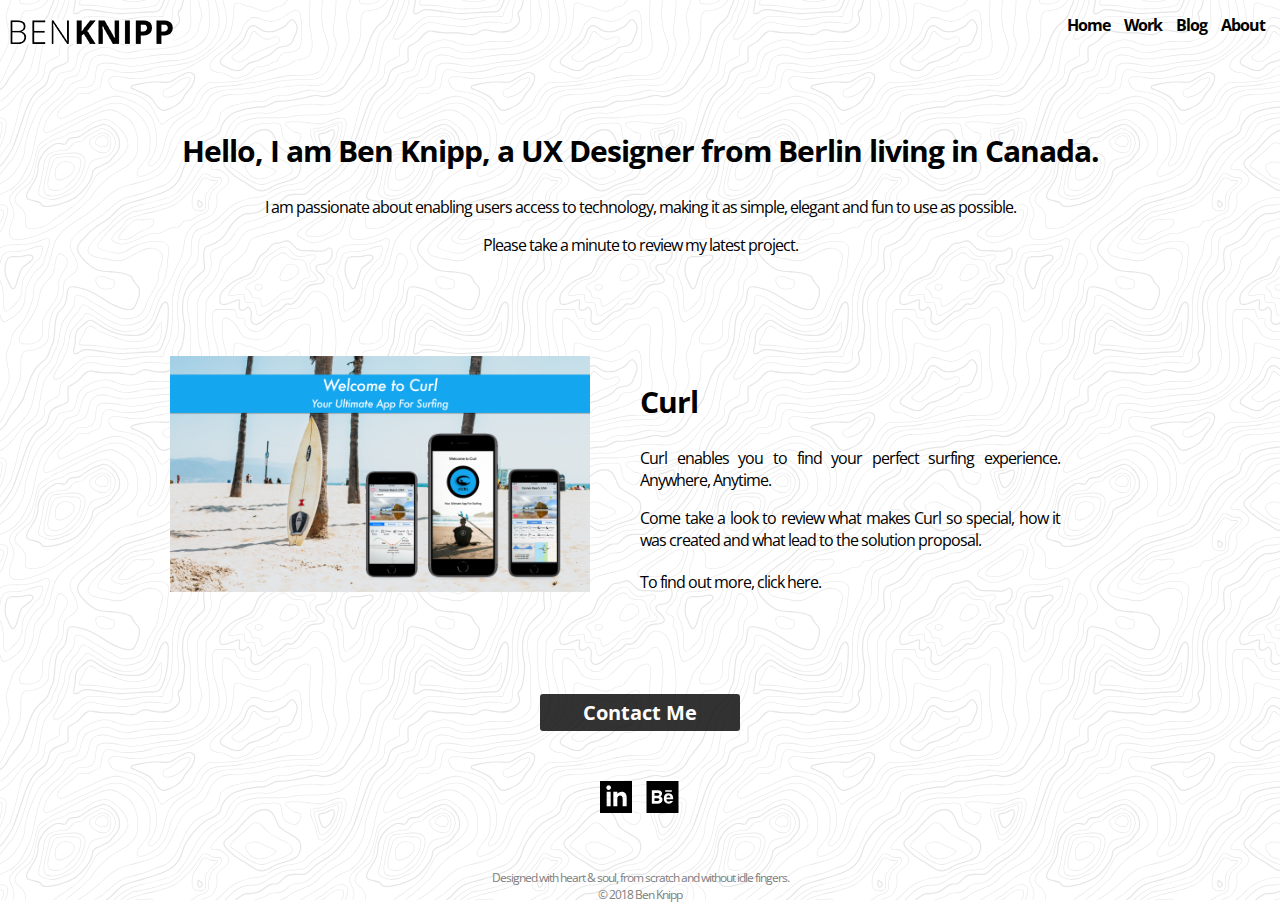
<file: index.html>
<!DOCTYPE html>
<html lang="en" dir="ltr">

<head>
  <meta charset="utf-8">
  <meta name="viewport" content="width=device-width, initial-scale=1">
  <link href="https://fonts.googleapis.com/css?family=Open+Sans:300,400,700" rel="stylesheet">
  <link href="https://fonts.googleapis.com/css?family=Proza+Libre:400,700" rel="stylesheet">
  <link rel="icon" type="image/png" href="img/favicon_new.png">
  <link rel="stylesheet" type="text/css" href="css/style.css">
  <title>Ben Knipp - Home</title>
</head>

<body>
  <header>
    <div class="h-con">
      <div class="item">
        <a href="index.html">
<img class="logo" src="img/logo_new.png" alt="logo" width="163" height="24">
</a>
      </div>
      <div class="item" id="nav">
        <ul class="nav-list">
          <li class="nav-list">
            <a href="index.html">Home</a>
          </li>
          <li class="nav-list">
            <a href="work.html">Work</a>
          </li>
          <li class="nav-list">
            <a href="blog.html">Blog</a>
          </li>
          <li class="nav-list">
            <a href="about.html">About</a>
          </li>
        </ul>
      </div>
    </div>
    <div class="h-con2">
      <div class="item left1">
        <div class="dropdown">
          <button class="dropbtn" id="menu_button">
<svg enable-background="new 0 0 32 32" height="24px" id="hamburger_menu" version="1.1" viewBox="0 0 32 32" width="24px" xml:space="preserve" xmlns="http://www.w3.org/2000/svg" xmlns:xlink="http://www.w3.org/1999/xlink">
<g id="Menu">
<path d="M1,7h30c0.552,0,1-0.448,1-1c0-0.552-0.448-1-1-1H1C0.448,5,0,5.448,0,6C0,6.552,0.448,7,1,7z" fill="#121313"/>
<path d="M31,15H1c-0.552,0-1,0.448-1,1c0,0.552,0.448,1,1,1h30c0.552,0,1-0.448,1-1C32,15.448,31.552,15,31,15z" fill="#121313"/>
<path d="M31,25H1c-0.552,0-1,0.448-1,1c0,0.552,0.448,1,1,1h30c0.552,0,1-0.448,1-1C32,25.448,31.552,25,31,25z" fill="#121313"/>
</g>
</svg>
</button>
          <div class="dropdown-content">
            <a href="index.html">Home</a>
            <a href="work.html">Work</a>
            <a href="blog.html">Blog</a>
            <a href="about.html">About</a>
          </div>
        </div>
      </div>
      <div class="item">
      </div>
      <div class="item">
        <a href="index.html">
<img class="logo" src="img/logo_new.png" alt="logo" width="163" height="24">
</a>
      </div>
      <div class="item">
      </div>
      <div class="item">
      </div>
    </div>
  </header>
  <br>
  <div class="center_content">
    <h2>Hello, I am Ben Knipp, a UX Designer from Berlin living in Canada.</h2>
    <p>I am passionate about enabling users access to technology, making it as simple, elegant and fun to use as possible.</p>
    <p>Please take a minute to review my latest project.</p>
    <div class="projects">
      <div class="item">
      </div>
      <div class="item">
        <a href="curl.html">
<img src="img/curl_teaser.jpg" alt="Curl-Teaser" id="curl-teaser">
</a>
      </div>
      <div class="item">
        <h2 id="teaser-title">Curl</h2>
        <p>
          Curl enables you to find your perfect surfing experience. Anywhere, Anytime.
        </p>
        <p>Come take a look to review what makes Curl so special, how it was created and what lead to the solution proposal.</p>
        <a href="curl.html">To find out more, click here.</a>
      </div>
      <div class="item">
      </div>
    </div>
  </div>
  <div class="footer">
    <div class="send-button">
      <button onclick="location.href='mailto:ben.knipp79@gmail.com';">Contact Me</button>
    </div>
    <div class="item">
      <a href="http://www.linkedin.com/in/benknipp" target="_blank">
        <svg id="linkedin"class="cl-change-svg spin-div" xmlns="http://www.w3.org/2000/svg" viewBox="0 0 24 24"><path d="M0 0v24h24v-24h-24zm8 19h-3v-11h3v11zm-1.5-12.268c-.966 0-1.75-.79-1.75-1.764s.784-1.764 1.75-1.764 1.75.79 1.75 1.764-.783 1.764-1.75 1.764zm13.5 12.268h-3v-5.604c0-3.368-4-3.113-4 0v5.604h-3v-11h3v1.765c1.397-2.586 7-2.777 7 2.476v6.759z"/></svg>
      </a>
      <a href="https://www.behance.net/benknipp796eb0" target="_blank">
        <svg id="behance" class="cl-change-svg spin-div" xmlns="http://www.w3.org/2000/svg" viewBox="0 0 24 24"><path d="M18.003 12.333h-3.018c.289-1.977 2.902-1.715 3.018 0zm-9.742.667h-2.261v2.01h2.228c2.036 0 1.911-2.01.033-2.01zm-.08-4h-2.181v2h2.389c1.673 0 1.938-2-.208-2zm15.819-9v24h-24v-24h24zm-10 8h5v-1h-5v1zm-3.552 3.618c1.907-.974 1.837-4.55-1.813-4.604h-4.635v9.978h4.311c4.522 0 4.445-4.534 2.137-5.374zm9.487.602c-.274-1.763-1.529-2.95-3.583-2.95-2.095 0-3.352 1.34-3.352 3.947 0 2.631 1.368 3.783 3.417 3.783 2.048 0 3.106-1.135 3.4-2h-2.112c-.737.855-2.893.521-2.767-1.353h5.059c.01-.634-.011-1.089-.062-1.427z"/></svg>
      </a>
    </div>
    <div class="copyright">
      Designed with heart & soul, from scratch and without idle fingers.
      <br>
&copy; 2018 Ben Knipp
</div>
    </div>
</body>

</html>
</file>
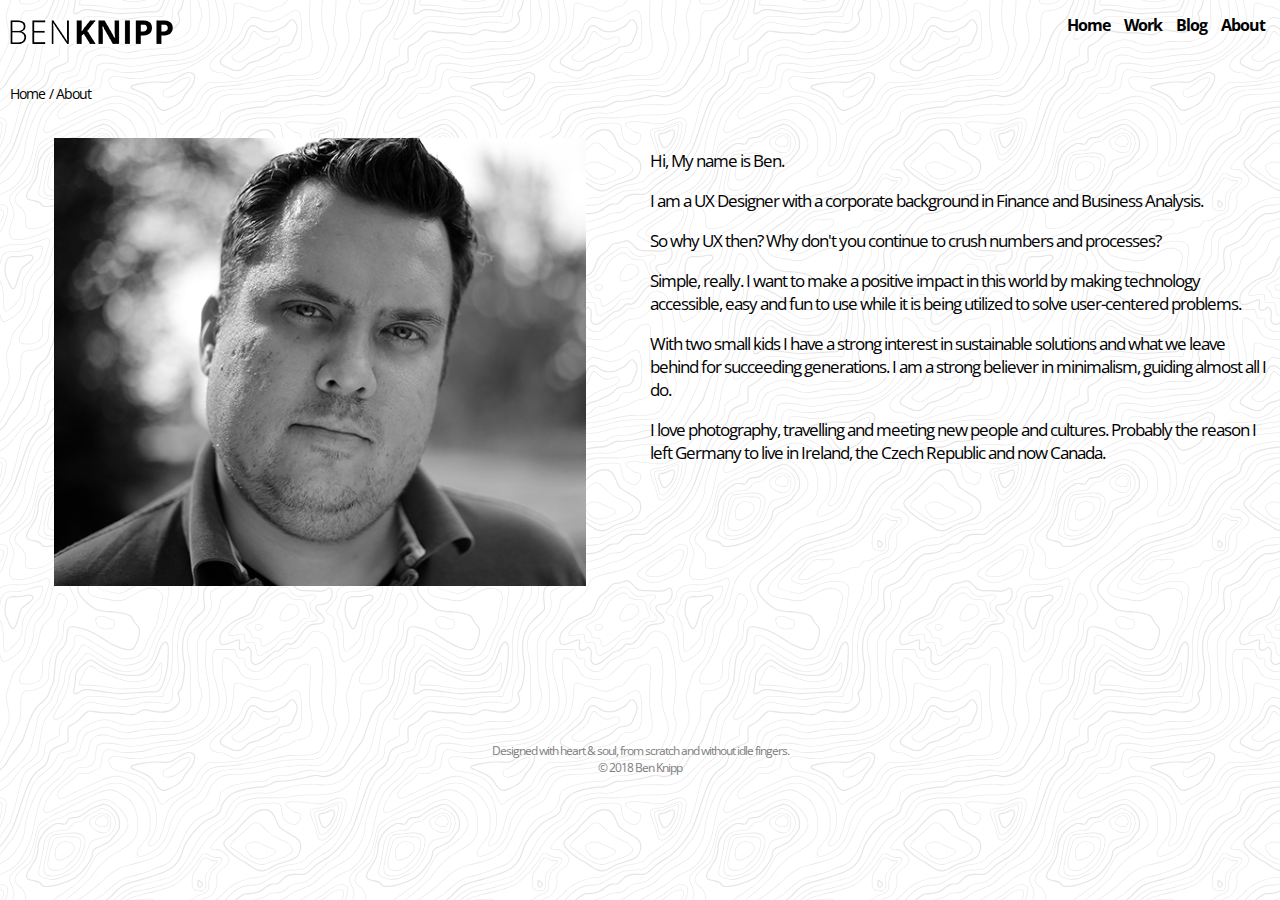
<file: about.html>
<!DOCTYPE html>
<html lang="en" dir="ltr">

<head>
  <meta charset="utf-8">
  <meta name="viewport" content="width=device-width, initial-scale=1">
  <link href="https://fonts.googleapis.com/css?family=Open+Sans:300,400,700" rel="stylesheet">
  <link href="https://fonts.googleapis.com/css?family=Proza+Libre:400,700" rel="stylesheet">
  <link rel="icon" type="image/png" href="img/favicon_new.png">
  <link rel="stylesheet" type="text/css" href="css/style.css">
  <title>Ben Knipp - About</title>
</head>

<body>
  <div class="h-con">
    <div class="item">
      <a href="index.html">
<img class="logo" src="img/logo_new.png" alt="logo" width="163" height="24">
</a>
    </div>
    <div class="item" id="nav">
      <ul class="nav-list">
        <li class="nav-list">
          <a href="index.html">Home</a>
        </li>
        <li class="nav-list">
          <a href="work.html">Work</a>
        </li>
        <li class="nav-list">
          <a href="blog.html">Blog</a>
        </li>
        <li class="nav-list">
          <a href="about.html">About</a>
        </li>
      </ul>
    </div>
  </div>
  <div class="h-con2">
    <div class="item left1">
      <div class="dropdown">
        <button class="dropbtn" id="menu_button">
<svg enable-background="new 0 0 32 32" height="24px" id="hamburger_menu" version="1.1" viewBox="0 0 32 32" width="24px" xml:space="preserve" xmlns="http://www.w3.org/2000/svg" xmlns:xlink="http://www.w3.org/1999/xlink">
<g id="Menu">
<path d="M1,7h30c0.552,0,1-0.448,1-1c0-0.552-0.448-1-1-1H1C0.448,5,0,5.448,0,6C0,6.552,0.448,7,1,7z" fill="#121313"/>
<path d="M31,15H1c-0.552,0-1,0.448-1,1c0,0.552,0.448,1,1,1h30c0.552,0,1-0.448,1-1C32,15.448,31.552,15,31,15z" fill="#121313"/>
<path d="M31,25H1c-0.552,0-1,0.448-1,1c0,0.552,0.448,1,1,1h30c0.552,0,1-0.448,1-1C32,25.448,31.552,25,31,25z" fill="#121313"/>
</g>
</svg>
</button>
        <div class="dropdown-content">
          <a href="index.html">Home</a>
          <a href="work.html">Work</a>
          <a href="blog.html">Blog</a>
          <a href="about.html">About</a>
        </div>
      </div>
    </div>
    <div class="item">
    </div>
    <div class="item">
      <a href="index.html">
<img class="logo" src="img/logo_new.png" alt="logo" width="163" height="24">
</a>
    </div>
    <div class="item">
    </div>
    <div class="item">
    </div>
  </div>
  <div id="bread-nav">
    <a href="index.html">Home</a>
    <a href="#">About</a>
  </div>
  <br>
  <div id="about">
    <div id="about-left">
      <img class="myimage" src="img/mugshot.jpg" alt="mugshot" width="532" height="448">
</div>
      <div id="about-right">
        <p>Hi, My name is Ben.</p>
        <p>I am a UX Designer with a corporate background in Finance and Business Analysis.</p>
        <p>So why UX then? Why don&#39;t you continue to crush numbers and processes?</p>
        <p>Simple, really. I want to make a positive impact in this world by making technology accessible,
          easy and fun to use while it is being utilized to solve user-centered problems.</p>
        <p>With two small kids I have a strong interest in sustainable solutions and what we leave behind for succeeding generations.
          I am a strong believer in minimalism, guiding almost all I do.</p>
        <p>I love photography, travelling and meeting new people and cultures. Probably the reason I left Germany to live in Ireland,
          the Czech Republic and now Canada.</p>
      </div>
    </div>
    <div class="footer">
      <div class="copyright">
        Designed with heart & soul, from scratch and without idle fingers.
        <br>
&copy; 2018 Ben Knipp
</div>
      </div>
</body>

</html>
</file>
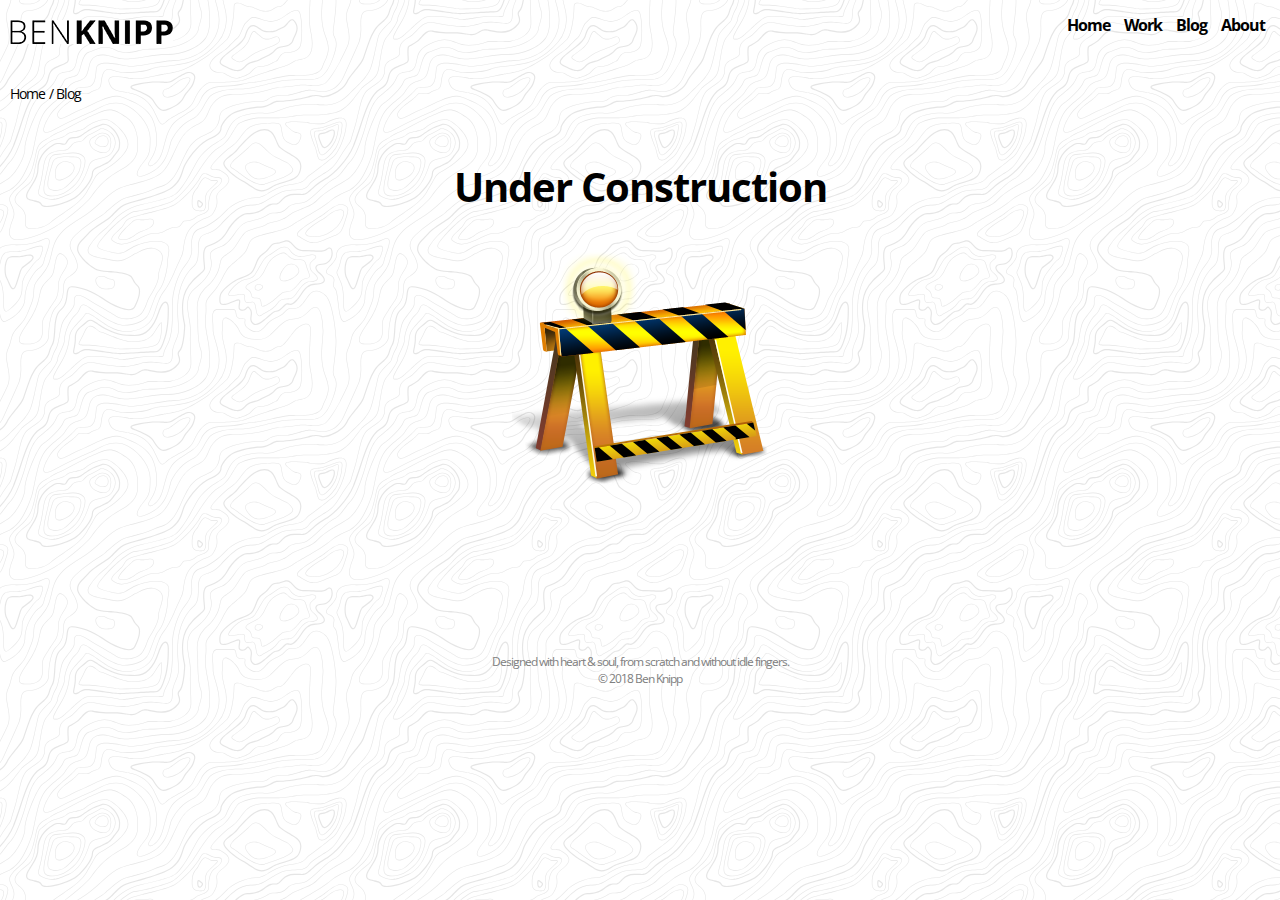
<file: blog.html>
<!DOCTYPE html>
<html lang="en" dir="ltr">

<head>
  <meta charset="utf-8">
  <meta name="viewport" content="width=device-width, initial-scale=1">
  <link href="https://fonts.googleapis.com/css?family=Open+Sans:300,400,700" rel="stylesheet">
  <link href="https://fonts.googleapis.com/css?family=Proza+Libre:400,700" rel="stylesheet">
  <link rel="icon" type="image/png" href="img/favicon_new.png">
  <link rel="stylesheet" type="text/css" href="css/style.css">
  <title>Ben Knipp - Blog</title>
</head>

<body>
  <header>
    <div class="h-con">
      <div class="item">
        <a href="index.html">
<img class="logo" src="img/logo_new.png" alt="logo" width="163" height="24">
</a>
      </div>
      <div class="item" id="nav">
        <ul class="nav-list">
          <li class="nav-list">
            <a href="index.html">Home</a>
          </li>
          <li class="nav-list">
            <a href="work.html">Work</a>
          </li>
          <li class="nav-list">
            <a href="blog.html">Blog</a>
          </li>
          <li class="nav-list">
            <a href="about.html">About</a>
          </li>
        </ul>
      </div>
    </div>
    <div class="h-con2">
      <div class="item left1">
        <div class="dropdown">
          <button class="dropbtn" id="menu_button">
<svg enable-background="new 0 0 32 32" height="24px" id="hamburger_menu" version="1.1" viewBox="0 0 32 32" width="24px" xml:space="preserve" xmlns="http://www.w3.org/2000/svg" xmlns:xlink="http://www.w3.org/1999/xlink">
<g id="Menu">
<path d="M1,7h30c0.552,0,1-0.448,1-1c0-0.552-0.448-1-1-1H1C0.448,5,0,5.448,0,6C0,6.552,0.448,7,1,7z" fill="#121313"/>
<path d="M31,15H1c-0.552,0-1,0.448-1,1c0,0.552,0.448,1,1,1h30c0.552,0,1-0.448,1-1C32,15.448,31.552,15,31,15z" fill="#121313"/>
<path d="M31,25H1c-0.552,0-1,0.448-1,1c0,0.552,0.448,1,1,1h30c0.552,0,1-0.448,1-1C32,25.448,31.552,25,31,25z" fill="#121313"/>
</g>
</svg>
</button>
          <div class="dropdown-content">
            <a href="index.html">Home</a>
            <a href="work.html">Work</a>
            <a href="blog.html">Blog</a>
            <a href="about.html">About</a>
          </div>
        </div>
      </div>
      <div class="item">
      </div>
      <div class="item">
        <a href="index.html">
<img class="logo" src="img/logo_new.png" alt="logo" width="163" height="24">
</a>
      </div>
      <div class="item">
      </div>
      <div class="item">
      </div>
    </div>
    <div id="bread-nav">
      <a href="index.html">Home</a>
      <a href="#">Blog</a>
    </div>
  </header>
  <br>
  <div id="construction">
    <h1>Under Construction</h1>
    <img src="img/under_construction.jpg" alt="Under Construction" >
</div>
    <div class="footer">
      <div class="copyright">
        Designed with heart & soul, from scratch and without idle fingers.
        <br>
&copy; 2018 Ben Knipp
</div>
      </div>
</body>

</html>
</file>
<file: css/style.css>
/* Main Style Settings */
* {
  box-sizing: border-box;
}

body {
  color: #000;
  background-color: white;
  background-image: url("/img/background_topography.svg");
  background-size: 340px, auto;
  min-height: calc(100vh - 100px);
  margin: 10px;
  background-attachment: fixed;
  letter-spacing: -1px;
  font-family: 'Open Sans', sans-serif;
  font-size: 20px;
}

#index {
  /* background-image: url("../img/background.jpg"); */
  width: 100%;
  background-position: center;
  background-repeat: no-repeat;
  background-size: cover;
}

.logo {
  display: block;
  float: left;
  margin-left: auto;
  margin-right: auto;
  margin-top: 10px;
}

#linkedin {
  width: 32px;
  height: 32px;
  margin-right: 10px;
}

#behance {
  width: 35px;
  height: 32px;
}

.cls-1 {
  font-size: 120px;
  font-weight: 700;
  font-family: "Proza Libre", sans-serif;
  color: black;
  overflow: visible;
}

/* Dropdown Menu */
.dropdown {
  float: left;
  overflow: hidden;
  vertical-align: middle;
}

.dropdown .dropbtn {
  font-size: 16px;
  border: none;
  outline: none;
  color: white;
  padding: 0;
  background-color: inherit;
  font-family: inherit;
  margin: 0;
  width: auto;
}

.dropdown-content {
  display: none;
  position: absolute;
  color: black;
  background-color: white;
  max-width: 85px;
  box-shadow: 0 8px 16px 0 rgba(0, 0, 0, 0.2);
  z-index: 1;
}

.dropdown-content a {
  float: none;
  color: black;
  background-color: inherit;
  padding: 12px 16px;
  text-decoration: none;
  display: block;
  text-align: left;
}

.dropdown-content a:hover {
  background-color: #4a90e2;
  color: #000;
}

.dropdown:hover .dropdown-content {
  display: block;
}

.menu {
  width: 32px;
  height: 32px;
  vertical-align: middle;
}

.menu:hover {
  color: #4a90e2;
  background-color: inherit;
}

#nav {
  text-align: right;
  margin: 0;
  padding: 0;
  font-weight: bold;
  overflow: hidden;
}

.nav-list {
  display: inline-block;
  margin: 0;
  list-style-type: none;
}

.nav-list > a {
  padding: 5px;
}

.nav-list > svg {
  display: inline-block;
  padding: 5px;
}

a {
  text-decoration: none;
  color: black;
  background-color: inherit;
}

a:visited {
  color: #000;
  background-color: inherit;
}

a:hover,
:focus {
  color: #4a90e2;
  text-decoration: none;
  background-color: inherit;
}

a:active {
  color: #9b9b9b;
  background-color: inherit;
}

button,
.button {
  border: none;
  font-family: inherit;
  background-color: #000;
  color: #fff !important;
  text-decoration: none;
  padding: 5px;
  border-radius: 3px;
  border-bottom: none;
  transition-duration: 0.2s;
  opacity: 0.8;
  width: 200px;
  height: auto;
  font-size: 20px;
  font-weight: bold;
}

#teaser-title {
  text-align: left;
}

h1,
h2,
h3,
h4 {
  text-align: center;
  color: black;
}

p {
  color: black;
}

.segment-header {
  text-align: left;
}

button:hover,
.button:hover {
  background-color: #4a90e2;
  color: inherit;
}

/* Breadcrumb Navigation */
#bread-nav {
  list-style: none;
}

#bread-nav a {
  font-size: 14px;
  display: inline;
}

#bread-nav > a + a::before {
  color: black;
  background-color: inherit;
  content: "/\00a0";
}

#bread-nav a {
  text-decoration: none;
  background-color: inherit;
}

#bread-nav a:hover {
  color: #4a90e2;
  background-color: inherit;
}

/* Container */
.h-con {
  display: grid;
  grid-template-columns: 2fr 2fr;
  grid-gap: 20px;
}

.h-con2 {
  display: grid;
  grid-template-columns: 0.1fr 1fr 1fr 1fr 0.1fr;
  grid-gap: 20px;
  visibility: hidden;
}

.b-con {
  display: grid;
  grid-template-columns: 0.1fr 0.5fr 1fr 6fr 0.1fr;
  grid-gap: 15px 75px;
}

#curl-quote,
#col4 {
  margin-left: 1%;
  margin-right: 1%;
}

.center_content {
  display: inline;
  text-align: center;
  overflow: auto;
}

.center_content > a {
  display: inline;
  text-align: center;
  overflow: auto;
  clear: both;
}

.column-container-work {
  width: 100%;
  display: inline-block;
  text-align: center;
  vertical-align: top;
}

.col-n {
  width: 23%;
  margin-left: 1%;
  margin-right: 1%;
  float: left;
  vertical-align: top;
}

.col-n-curl {
  width: 23%;
  margin-left: 1%;
  margin-right: 1%;
  float: left;
  vertical-align: top;
  position: relative;
}

.col-n:last-child {
  margin-right: 0;
}

.col-n img {
  max-width: 350px;
  max-height: 200px;
}

.projects {
  width: 100%;
  grid-template-columns: 2fr 4fr 4fr 2fr;
  grid-template-rows: auto;
  display: grid;
  text-align: justify;
  margin-top: 100px;
}

#curl-teaser {
  width: 100%;
  height: auto;
  display: inline-block;
  float: right;
  position: sticky;
  margin-right: 50px;
  -ms-interpolation-mode: bicubic;
}

#about {
  display: grid;
  grid-template-columns: 5fr 5fr;
  grid-template-rows: auto;
  grid-column-gap: 20px;
}

#about-left {
  display: block;
  overflow: hidden;
  text-align: right;
}

#construction {
  text-align: center;
  display: block;
}

.project-details {
  display: none;
  position: absolute;
  top: 0;
  left: 0;
  width: 100%;
  height: 100%;
  margin: 0;
  padding: 10px;
  background: #4a90e2;
  color: white;
  font-weight: bold;
  text-align: justify;
}

/* Curl Project Page */
#research {
  display: grid;
  grid-template-columns: 1fr 1fr 1fr;
}

#result,
#interviews {
  text-align: center;
}

.col1 {
  text-align: left;
}

.col3 {
  text-align: left;
}

#curl-quote {
  text-align: center;
  font-size: 30px;
  margin-top: 100px;
  margin-bottom: 50px;
}

.segment-number {
  height: inherit;
  font-size: 70px;
  color: #000;
  background-color: inherit;
  margin-bottom: auto;
  margin-top: 0;
  text-align: left;
}

.segment-title {
  height: inherit;
  font-size: 30px;
  text-align: left;
  justify-content: flex-start;
  color: #9b9b9b;
  background-color: inherit;
}

#curl-1,
#curl2 > p {
  font-size: 16px;
  text-align: justify;
  margin-top: 0;
}

.myimage {
  max-width: 100%;
  height: auto;
  position: static;
  text-align: center;
  display: block;
  margin: 1% auto;
}

/*
.myimage {
max-width: 1440px;
height: auto;
margin-left: 12.5%;
margin-right: auto;
}
*/
.myimage > a {
  margin-left: 50%;
  margin-right: 50%;
}

#prob,
#hypo {
  font-size: 20px;
  text-align: left;
}

#curl-4 {
  float: left;
  display: inline-block;
}

.pros,
.cons {
  text-align: center;
}

.pros_text,
.cons_text {
  text-align: left;
}

#gallery {
  display: grid;
  grid-template-columns: 1fr;
}

#userjourney_header {
  text-align: center;
}

#u1,
#u2,
#u3,
#u4,
#u5 > img {
  display: block;
  position: absolute;
  width: 100%;
  height: 100%;
}

.fidelity {
  display: grid;
  grid-template-columns: 2fr 3fr 2fr 2fr;
  grid-template-rows: repeat(12, auto);
  justify-content: center;
}

.sub-header {
  grid-column: 1 / -1;
}

.sketch,
.low-fi,
.mid-fi,
.hi-fi {
  font-weight: bold;
  text-align: center;
  margin-bottom: 15px;
}

.screen2 {
  display: block;
  margin-left: auto;
  margin-right: auto;
  text-align: center;
  align-content: center;
}

.context {
  text-align: left;
  grid-column: 1 / -1;
}

.video {
  display: block;
  margin-left: auto;
  margin-right: auto;
  align-self: center;
  border: 0;
}

.back {
  color: grey;
  font-size: 12px;
  background-color: inherit;
}

.back:visited {
  color: grey;
  background-color: inherit;
}

/* Body Container */
.b-col-g {
  width: 74%;
  margin-left: 1%;
  float: left;
}

.b-col-g > h3 {
  text-align: center;
}

.b-col-g > iframe {
  text-align: center;
}

.col4 > iframe {
  display: block;
  margin-left: auto;
  margin-right: auto;
  align-self: center;
  border: 0;
}

.footer {
  display: block;
  position: relative;
  bottom: 10px;
  top: 100px;
  width: 100%;
  text-align: center;
}

.send-button {
  margin-bottom: 50px;
  font-size: 20px;
  font-weight: bold;
}

.copyright {
  color: grey;
  background-color: inherit;
  font-size: 12px;
  text-align: center;
  margin-top: 50px;
}

/* Animations */
.cl-change-svg:hover {
  fill: #4a90e2;
  background-color: inherit;
  width: 100%;
  height: 100%;
}

.item > svg {
  width: 100%;
  height: 100%;
}

.spin-div:hover {
  height: 24px;
  width: auto;
  animation-duration: 300ms;
  animation-direction: normal;
  animation-name: spin;
  animation-iteration-count: 1;
  animation-timing-function: linear;
}

@keyframes spin {
  from {
    transform: rotate(0deg);
  }

  to {
    transform: rotate(360deg);
  }
}

/* Responsive Media Queries */

/* Small only
@media screen and (max-width: 39.9375em) {}

@media screen and (min-width: 40em) {}

@media screen and (min-width: 40em) and (max-width: 63.9375em) {}

@media screen and (min-width: 64em) {} */

/* responsive media query */
@media all and (max-width: 2400px) {
  #curl-quote {
    font-size: 24px;
  }
}

@media all and (max-width: 2100px) {
  .col4 #youtube {
    width: 900px;
    height: 506px;
  }
}

@media all and (max-width: 1800px) {
  svg #hamburger_menu {
    width: 18px;
    height: 18px;
  }

  .col4 #youtube {
    display: block;
    margin-left: 0;
    margin-right: auto;
    align-content: flex-start;
    border: 0;
  }
}

@media all and (max-width: 1600px) {
  .col4 > iframe {
    display: block;
    margin-left: 0;
    margin-right: auto;
    align-content: flex-start;
    border: 0;
  }

  .col4 > video {
    display: block;
    margin-left: 0;
    margin-right: auto;
    align-content: flex-start;
    border: 0;
  }
}

@media all and (max-width: 1400px) {
  #about-right > p {
    font-size: 17px;
  }

  p,
  a {
    font-size: 16px;
  }

  .b-con {
    display: grid;
    grid-template-columns: 1fr;
    grid-template-rows: auto;
    grid-row-gap: 25px;
  }

  /*
.col4 > p, div, img, video, iframe, h1, h2, h3, h4 {
text-align: left;
}
*/
}

@media all and (max-width: 1160px) {
  #about-right > p {
    font-size: 16px;
  }

  .col-n {
    width: 48%;
    margin-left: 1%;
    margin-right: 1%;
    float: left;
  }

  .col4 #youtube {
    width: 720px;
    height: 405px;
  }

  /*
.col-n:nth:child(even) {
margin-right: 0;
}

.col-n:last-child {
margin-right: 0;
}
*/
  .col-n > img {
    max-width: 320px;
    height: auto;
  }

  .col4,
  .context,
  .segment-header > p {
    width: 800px;
    height: auto;
    font-size: 16px;
  }
}

@media all and (max-width: 1000px) {
  .col-n > img {
    max-width: 320px;
    height: auto;
  }

  h1 {
    font-size: 22px;
  }

  h2 {
    font-size: 18px;
  }

  h3 {
    font-size: 16px;
  }

  h4 {
    font-size: 14px;
  }

  p,
  a {
    font-size: 14px;
  }

  #about {
    display: grid;
    grid-template-columns: 5fr;
    grid-template-rows: repeat(2, auto);
    grid-row-gap: 20px;
  }

  #about-left {
    text-align: center;
  }
}

@media all and (max-width: 900px) {
  .col4,
  .context,
  .segment-header > p {
    width: 600px;
    height: auto;
    font-size: 14px;
  }
}

@media all and (max-width: 800px) {
  .col-n {
    width: 99%;
    margin-right: 1%;
    float: left;
    text-align: center;
  }

  #about-right > p {
    margin-left: 1%;
    margin-right: 1%;
  }

  .column-container-work > svg {
    height: 275px;
    width: auto;
  }

  svg #hamburger_menu {
    width: 16px;
    height: 16px;
  }

  .col4 > video {
    text-align: left;
  }

  .col4 #youtube {
    width: 550px;
    height: 309px;
  }

  .col4,
  .context,
  .segment-header > p {
    width: 550px;
    height: auto;
    font-size: 14px;
  }
}

@media all and (max-width: 600px) {
  #invision,
  .col4 > video {
    transform: scale(0.6);
    width: 438px;
    height: 930px;
  }

  .col4 #youtube {
    width: 450px;
    height: 253px;
  }

  .col4,
  .context,
  .segment-header > p {
    width: 450px;
    height: auto;
    font-size: 14px;
  }
}

@media all and (max-width: 500px) {
  .h-con {
    visibility: hidden;
  }

  .h-con2 {
    visibility: visible;
  }

  h1 {
    font-size: 20px;
  }

  h2 {
    font-size: 16px;
  }

  h3 {
    font-size: 14px;
  }

  h4 {
    font-size: 12px;
  }

  /*
button {
border: none;
font-family: inherit;
background-color: #000000;
color: #ffffff;
text-decoration: none;
padding: 5px;
border-radius: 3px;
border-bottom: none;
transition: 0.2s opacity;
width: 75px;
}
*/
  .column-container-work > svg {
    height: 300px;
    width: auto;
  }

  .col-n > p,
  h4 {
    width: 300px;
  }

  .col-n-curl > p {
    width: 300px;
    font-size: 14px;
  }

  .col-n > img {
    max-width: 300px;
    height: auto;
  }

  .topnav-column-left > span {
    font-size: 12px;
  }

  #about-right > p {
    margin-left: 0;
    margin-right: 0;
    font-size: 14px;
  }

  #invision {
    transform: scale(0.6);
    width: 438px;
    height: 930px;
  }

  .col4 #youtube {
    width: 300px;
    height: 197px;
  }

  .col4,
  .context,
  .segment-header > p {
    width: 300px;
    height: auto;
    font-size: 14px;
  }

  .segment-title {
    font-size: 20px;
  }
}
</file>
